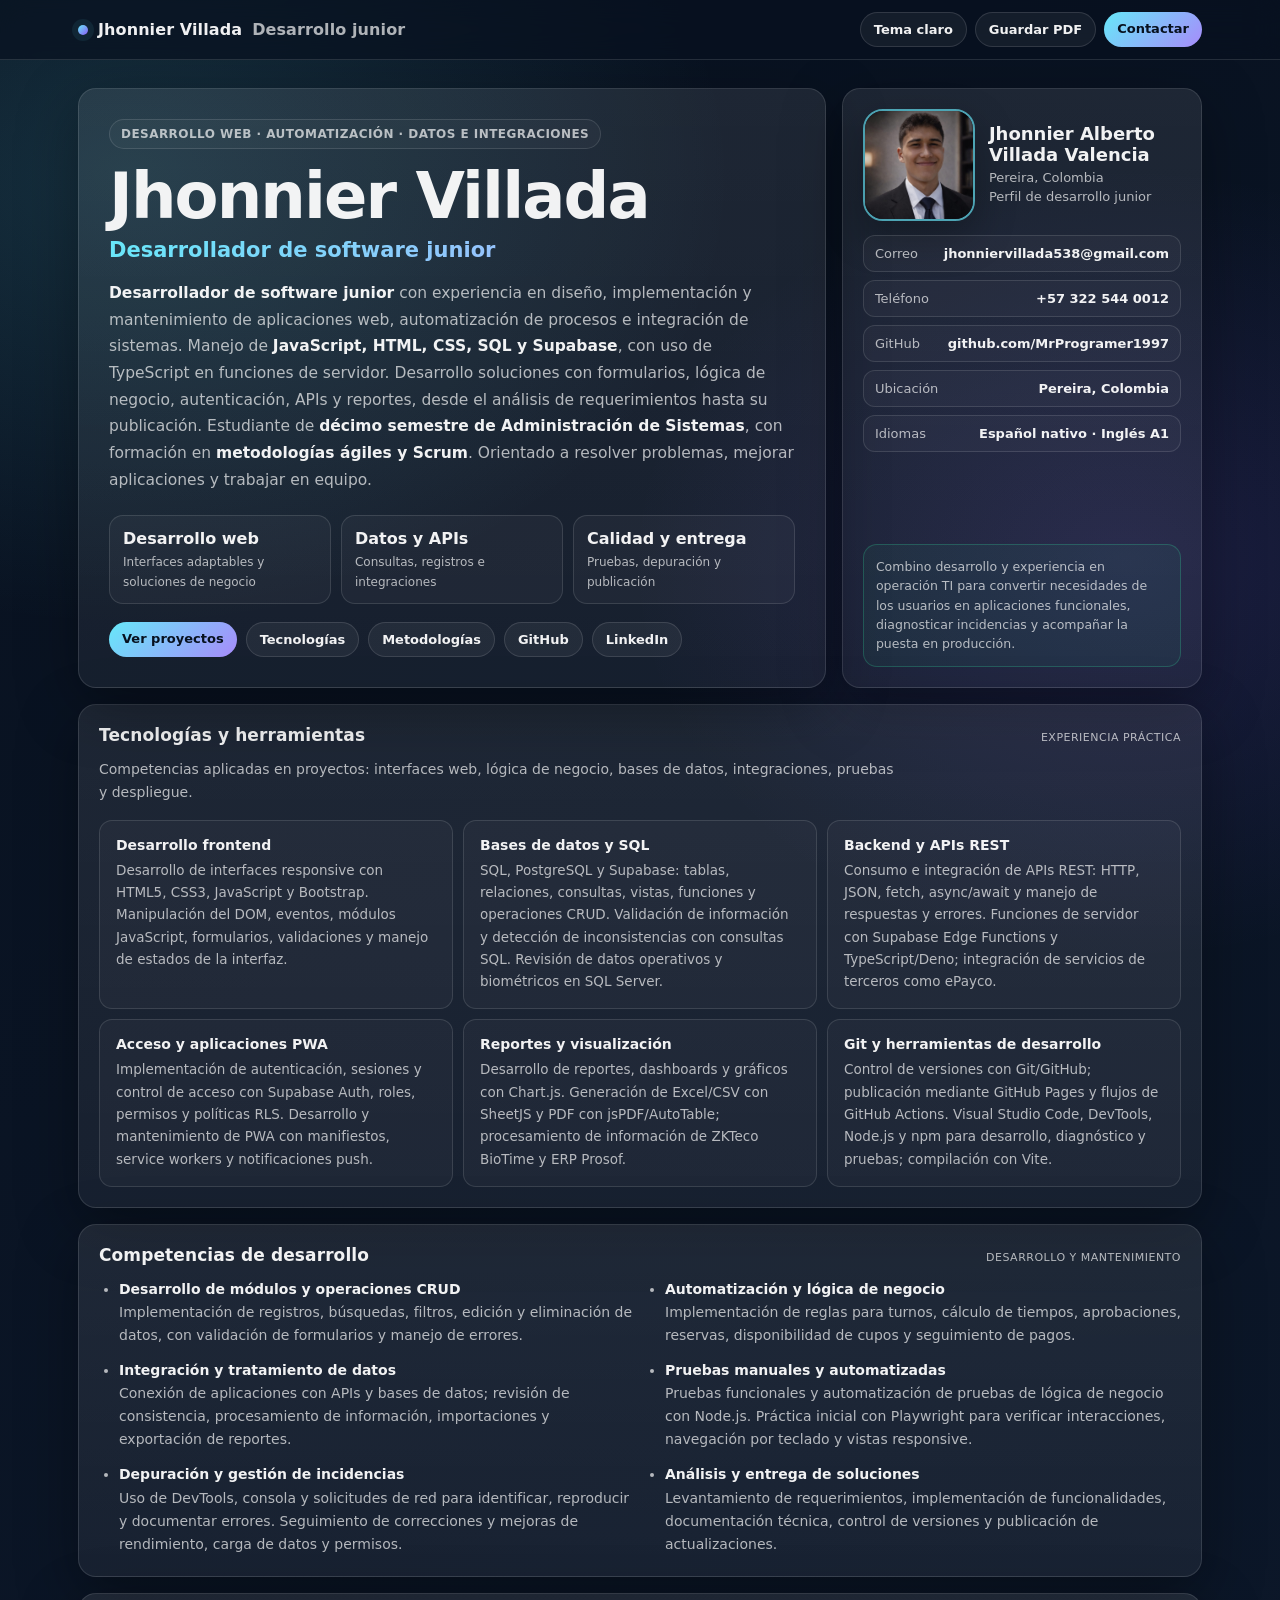
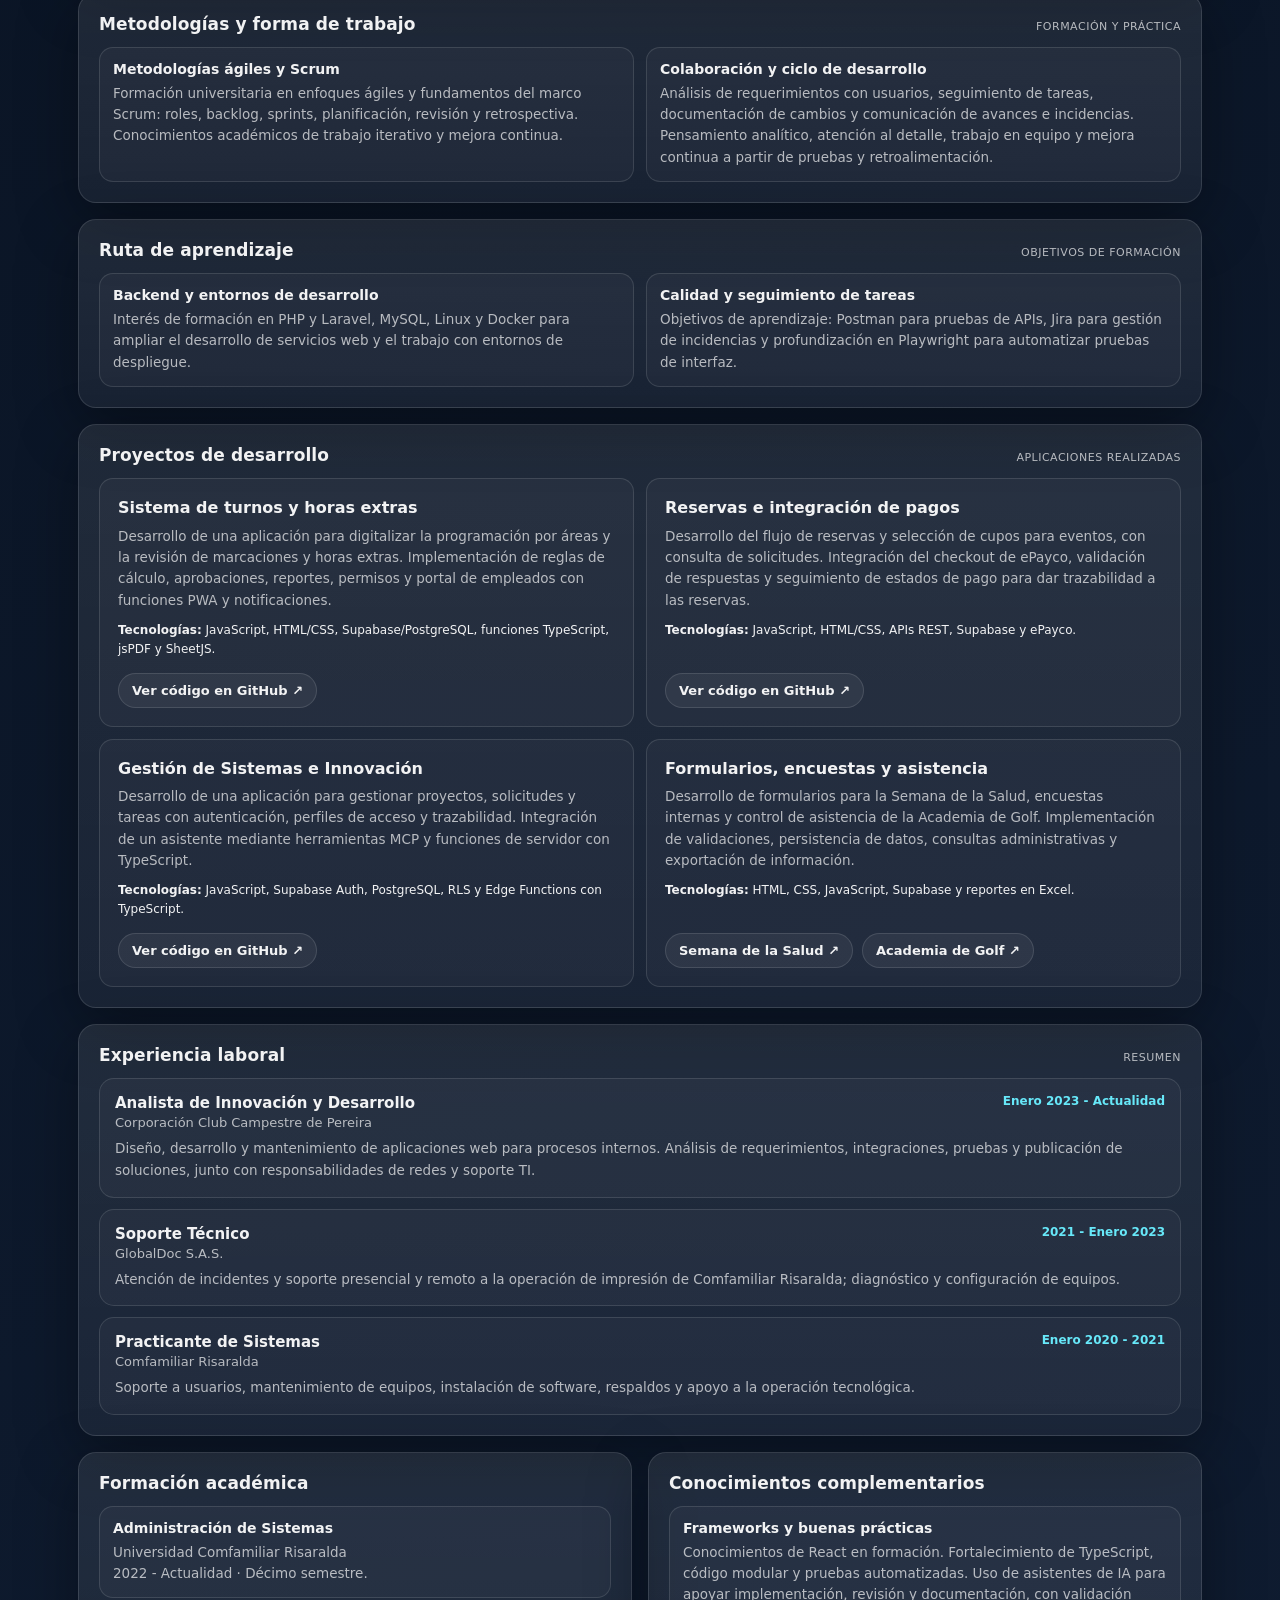
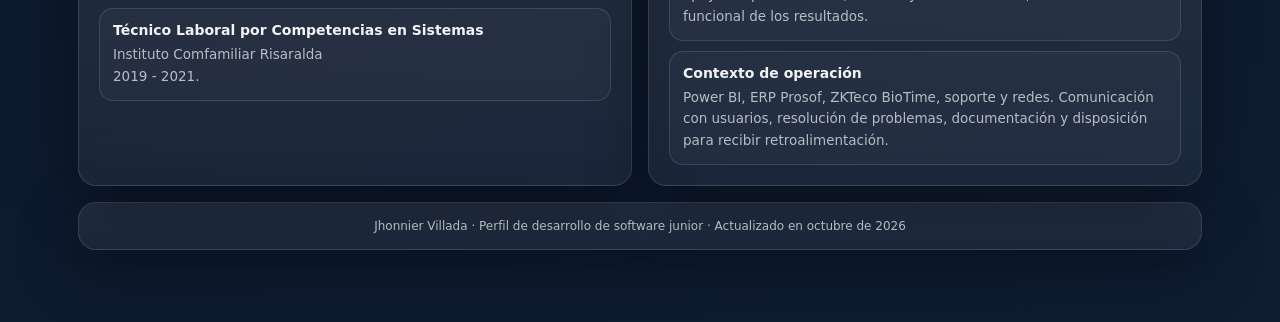
<file: index.html>
<!doctype html>
<html lang="es">
<head>
  <meta charset="utf-8" />
  <meta name="viewport" content="width=device-width, initial-scale=1" />
  <title>Jhonnier Villada | Desarrollador de software junior</title>
  <meta name="description" content="Jhonnier Villada, desarrollador de software junior. JavaScript, TypeScript, SQL, PostgreSQL, Supabase, APIs REST, Git/GitHub, pruebas, depuración y formación en Scrum." />

  <style>
    :root {
      --bg: #08111f;
      --bg2: #0f1c31;
      --card: rgba(255, 255, 255, .055);
      --card-strong: rgba(255, 255, 255, .085);
      --text: rgba(255, 255, 255, .94);
      --muted: rgba(255, 255, 255, .68);
      --line: rgba(255, 255, 255, .12);
      --brand: #67e8f9;
      --brand2: #8b5cf6;
      --ok: #34d399;
      --shadow: 0 18px 60px rgba(0, 0, 0, .34);
      --radius: 18px;
      --max: 1160px;
    }

    [data-theme="light"] {
      --bg: #f4f7fb;
      --bg2: #ffffff;
      --card: rgba(15, 23, 42, .045);
      --card-strong: rgba(15, 23, 42, .075);
      --text: #0f172a;
      --muted: rgba(15, 23, 42, .68);
      --line: rgba(15, 23, 42, .13);
      --shadow: 0 16px 48px rgba(15, 23, 42, .12);
    }

    * { box-sizing: border-box; }
    html { scroll-behavior: smooth; }
    body {
      margin: 0;
      min-height: 100vh;
      font-family: Inter, ui-sans-serif, system-ui, -apple-system, BlinkMacSystemFont, "Segoe UI", sans-serif;
      color: var(--text);
      background:
        radial-gradient(1100px 820px at 10% 5%, rgba(103, 232, 249, .14), transparent 55%),
        radial-gradient(900px 720px at 88% 16%, rgba(139, 92, 246, .14), transparent 55%),
        linear-gradient(155deg, var(--bg), var(--bg2));
    }

    a { color: inherit; text-decoration: none; }
    strong { color: var(--text); }
    .muted { color: var(--muted); }

    .nav {
      position: sticky;
      top: 0;
      z-index: 50;
      backdrop-filter: blur(14px);
      background: rgba(8, 17, 31, .68);
      border-bottom: 1px solid var(--line);
    }
    [data-theme="light"] .nav { background: rgba(255, 255, 255, .82); }

    .nav-inner {
      max-width: var(--max);
      margin: 0 auto;
      padding: 12px 18px;
      display: flex;
      align-items: center;
      justify-content: space-between;
      gap: 14px;
    }

    .brand {
      display: flex;
      align-items: center;
      gap: 10px;
      font-weight: 800;
      letter-spacing: .1px;
    }

    .brand-dot {
      width: 10px;
      height: 10px;
      border-radius: 999px;
      background: linear-gradient(135deg, var(--brand), var(--brand2));
      box-shadow: 0 0 0 6px rgba(103, 232, 249, .07);
    }

    .nav-actions { display: flex; gap: 8px; flex-wrap: wrap; }

    .btn {
      border: 1px solid var(--line);
      background: var(--card);
      color: var(--text);
      padding: 9px 13px;
      border-radius: 999px;
      cursor: pointer;
      font: inherit;
      font-size: 13px;
      font-weight: 700;
      transition: .18s ease;
    }
    .btn:hover { transform: translateY(-1px); background: var(--card-strong); }
    .btn-primary {
      border: 0;
      color: #07111f;
      background: linear-gradient(135deg, var(--brand), #a78bfa);
    }

    .container {
      max-width: var(--max);
      margin: 0 auto;
      padding: 28px 18px 72px;
    }

    .card {
      border: 1px solid var(--line);
      background: linear-gradient(180deg, var(--card-strong), var(--card));
      border-radius: var(--radius);
      box-shadow: var(--shadow);
    }

    .hero {
      display: grid;
      grid-template-columns: 1.35fr .65fr;
      gap: 16px;
      align-items: stretch;
    }

    .hero-main { padding: 30px; position: relative; overflow: hidden; }
    .hero-side { padding: 20px; }

    .kicker {
      display: inline-flex;
      align-items: center;
      gap: 8px;
      padding: 7px 11px;
      border: 1px solid var(--line);
      border-radius: 999px;
      font-size: 12px;
      font-weight: 800;
      letter-spacing: .45px;
      text-transform: uppercase;
      color: var(--muted);
      background: rgba(255,255,255,.03);
    }

    h1 {
      margin: 16px 0 8px;
      font-size: clamp(40px, 6vw, 64px);
      line-height: .98;
      letter-spacing: -1.9px;
    }

    .role {
      margin: 0 0 16px;
      font-size: 21px;
      line-height: 1.35;
      font-weight: 750;
      background: linear-gradient(135deg, var(--brand), #b9a6ff);
      -webkit-background-clip: text;
      background-clip: text;
      color: transparent;
    }

    .lead {
      max-width: 78ch;
      margin: 0;
      color: var(--muted);
      font-size: 15.5px;
      line-height: 1.72;
    }

    .metric-row {
      display: grid;
      grid-template-columns: repeat(4, minmax(0, 1fr));
      gap: 10px;
      margin-top: 22px;
    }

    .metric {
      border: 1px solid var(--line);
      background: rgba(255,255,255,.035);
      border-radius: 14px;
      padding: 13px;
    }
    .metric strong { display: block; font-size: 20px; margin-bottom: 3px; }
    .metric span { color: var(--muted); font-size: 12px; line-height: 1.35; }

    .actions { display: flex; flex-wrap: wrap; gap: 9px; margin-top: 18px; }

    .profile {
      height: 100%;
      display: flex;
      flex-direction: column;
      gap: 14px;
    }

    .profile-top { display: flex; align-items: center; gap: 14px; }
    .avatar {
      width: 112px;
      height: 112px;
      border-radius: 20px;
      object-fit: cover;
      object-position: center 20%;
      border: 2px solid rgba(103, 232, 249, .65);
      box-shadow: 0 15px 40px rgba(0,0,0,.28);
      flex-shrink: 0;
    }
    .profile-name { margin: 0; font-weight: 850; font-size: 18px; }
    .profile-role { margin: 4px 0 0; color: var(--muted); font-size: 13px; line-height: 1.45; }

    .contact-list { display: grid; gap: 8px; }
    .contact-item {
      display: flex;
      align-items: center;
      justify-content: space-between;
      gap: 10px;
      border: 1px solid var(--line);
      border-radius: 12px;
      padding: 10px 11px;
      background: rgba(255,255,255,.03);
      font-size: 13px;
    }
    .contact-item span:first-child { color: var(--muted); }
    .contact-item strong { font-size: 13px; text-align: right; overflow-wrap: anywhere; }

    .mini-note {
      margin-top: auto;
      border: 1px solid rgba(52, 211, 153, .26);
      border-radius: 14px;
      padding: 12px;
      background: rgba(52, 211, 153, .06);
      color: var(--muted);
      font-size: 12.5px;
      line-height: 1.55;
    }

    .section-grid {
      margin-top: 16px;
      display: grid;
      grid-template-columns: 1fr 1fr;
      gap: 16px;
    }

    .section { padding: 20px; }
    .section.full { grid-column: 1 / -1; }

    .section-head {
      display: flex;
      align-items: baseline;
      justify-content: space-between;
      gap: 12px;
      margin-bottom: 13px;
    }
    .section-head h2 { margin: 0; font-size: 17px; letter-spacing: .1px; }
    .section-head span { color: var(--muted); font-size: 11px; text-transform: uppercase; letter-spacing: .5px; }

    .list { display: grid; gap: 10px; }
    .item {
      border: 1px solid var(--line);
      border-radius: 14px;
      background: rgba(255,255,255,.03);
      padding: 13px;
    }
    .item h3 { margin: 0 0 6px; font-size: 14px; }
    .item p { margin: 0; color: var(--muted); font-size: 13.5px; line-height: 1.58; }
    .item ul { margin: 8px 0 0 18px; padding: 0; color: var(--muted); font-size: 13px; line-height: 1.55; }
    .item li + li { margin-top: 5px; }

    .chips { display: flex; flex-wrap: wrap; gap: 7px; margin-top: 10px; }
    .chip {
      padding: 5px 9px;
      border-radius: 999px;
      border: 1px solid var(--line);
      background: rgba(255,255,255,.025);
      color: var(--muted);
      font-size: 11.5px;
      white-space: nowrap;
    }

    .timeline { display: grid; gap: 11px; }
    .job {
      border: 1px solid var(--line);
      border-radius: 15px;
      padding: 15px;
      background: rgba(255,255,255,.03);
    }
    .job-top {
      display: grid;
      grid-template-columns: 1fr auto;
      gap: 12px;
      align-items: start;
      margin-bottom: 8px;
    }
    .job h3 { margin: 0; font-size: 15px; }
    .job-company { margin-top: 3px; color: var(--muted); font-size: 13px; }
    .job-date { color: var(--brand); font-size: 12px; font-weight: 800; white-space: nowrap; }
    .job ul { margin: 9px 0 0 18px; padding: 0; color: var(--muted); font-size: 13px; line-height: 1.58; }
    .job li + li { margin-top: 5px; }

    .skills-grid { display: grid; grid-template-columns: repeat(3, 1fr); gap: 10px; }
    .skill-box { border: 1px solid var(--line); border-radius: 13px; padding: 12px; background: rgba(255,255,255,.03); }
    .skill-box h3 { margin: 0 0 6px; font-size: 13px; }
    .skill-box p { margin: 0; color: var(--muted); font-size: 12.5px; line-height: 1.5; }

    .footer {
      margin-top: 16px;
      padding: 16px;
      text-align: center;
      color: var(--muted);
      font-size: 12px;
    }

    .reveal { opacity: 1; transform: none; }
    .reveal.in { opacity: 1; transform: translateY(0); }

    @media (max-width: 940px) {
      .hero, .section-grid { grid-template-columns: 1fr; }
      .section.full { grid-column: auto; }
      .metric-row { grid-template-columns: repeat(2, 1fr); }
      .skills-grid { grid-template-columns: 1fr 1fr; }
    }

    @media (max-width: 560px) {
      .container { padding: 18px 12px 48px; }
      .nav-inner { padding: 10px 12px; }
      .nav .muted, #themeBtn span:last-child { display: none; }
      .hero-main { padding: 22px; }
      .hero-side { padding: 16px; }
      .metric-row, .skills-grid { grid-template-columns: 1fr; }
      .profile-top { align-items: flex-start; }
      .avatar { width: 92px; height: 92px; }
      .job-top { grid-template-columns: 1fr; gap: 5px; }
      .job-date { white-space: normal; }
    }

    section[id] { scroll-margin-top: 90px; }
    .section-intro { color: var(--muted); font-size: 14px; line-height: 1.65; margin: 0 0 16px; max-width: 90ch; }
    .project-grid { display: grid; grid-template-columns: repeat(2, minmax(0, 1fr)); gap: 12px; }
    .project { padding: 18px; display: flex; flex-direction: column; }
    .project .actions { margin-top: auto; padding-top: 14px; }
    .project h3 { font-size: 16px; line-height: 1.4; }
    .project .project-tech { margin-top: 10px; font-size: 12px; color: var(--text); }
    .skills-grid { grid-template-columns: repeat(3, minmax(0, 1fr)); }
    .skill-box { padding: 16px; }
    .skill-box h3 { font-size: 14px; }
    .skill-box p { font-size: 13.5px; line-height: 1.65; }
    .work-list { margin: 0; padding-left: 20px; display: grid; grid-template-columns: 1fr 1fr; gap: 12px 30px; color: var(--muted); font-size: 14px; line-height: 1.65; }
    .work-list strong { display: block; }
    .job p { margin: 0; font-size: 13.5px; line-height: 1.6; color: var(--muted); }
    .metric-row { grid-template-columns: repeat(3, minmax(0,1fr)); }
    .metric strong { font-size: 16px; }
    [data-theme="light"] { --brand: #155e75; --brand2: #6d28d9; }
    [data-theme="light"] .role { color: #155e75; background: none; -webkit-text-fill-color: #155e75; }
    [data-theme="light"] .btn-primary { color: #fff; background: #155e75; }
    a:focus-visible, button:focus-visible { outline: 3px solid var(--brand); outline-offset: 4px; }
    .skip-link { position: fixed; top: -100px; left: 12px; z-index: 100; padding: 12px; background: #fff; color: #111827; }
    .skip-link:focus { top: 12px; }
    @media (max-width: 940px) { .skills-grid { grid-template-columns: repeat(2, minmax(0,1fr)); } }
    @media (max-width: 600px) {
      .project-grid, .work-list, .skills-grid { grid-template-columns: 1fr; }
      .metric-row { grid-template-columns: 1fr; }
      .nav-inner { flex-wrap: wrap; }
      .nav-actions { margin-left: auto; }
      .section-head { flex-wrap: wrap; gap: 5px; }
      .profile-top { flex-wrap: wrap; }
      .contact-item { flex-wrap: wrap; }
      .contact-item strong { text-align: left; }
    }
    @media (prefers-reduced-motion: reduce) {
      html { scroll-behavior: auto; }
      *, *::before, *::after { transition: none !important; }
    }
    @media print {
      @page { size: A4; margin: 12mm; }
      :root, [data-theme="light"] { --text: #111827; --muted: #334155; --brand: #155e75; --line: #cbd5e1; }
      * { -webkit-print-color-adjust: exact; print-color-adjust: exact; }
      body { background: #fff !important; color: #111827 !important; }
      .nav, .actions, .footer, .skip-link, .metric-row, .kicker, .mini-note { display: none !important; }
      .container { max-width: none; padding: 0; }
      .card, .item, .job, .skill-box, .contact-item { box-shadow: none; background: #fff; border-color: #cbd5e1; }
      .card { border: 0; border-radius: 0; }
      .hero { display: block; }
      .hero-main { padding: 0; }
      h1 { margin: 0 0 5px; font-size: 26px; letter-spacing: -.5px; }
      .role { background: none; color: #155e75; -webkit-text-fill-color: #155e75; font-size: 14px; margin-bottom: 7px; }
      .lead { font-size: 12px; line-height: 1.5; max-width: none; }
      .hero-side { padding: 9px 0 0; }
      .profile { gap: 0; }
      .profile-top { display: none; }
      .contact-list { display: block; font-size: 10px; }
      .contact-item { display: inline; padding: 0; border: 0; font-size: 11px; }
      .contact-item::after { content: " | "; color: #64748b; }
      .contact-item:last-child::after { content: ""; }
      .contact-item span { display: none; }
      .contact-item strong { font-size: 10px; font-weight: 400; }
      .section-grid { display: block; margin-top: 12px; }
      .section { padding: 0; }
      .section-head { margin-bottom: 7px; }
      .section-head h2 { font-size: 12px; color: #155e75; }
      .section-head span { display: none; }
      .section-intro { font-size: 11px; line-height: 1.45; margin-bottom: 7px; }
      .skills-grid { display: grid; grid-template-columns: repeat(2,1fr); gap: 7px; }
      .skill-box { padding: 8px; border-radius: 6px; break-inside: avoid; }
      .skill-box h3 { font-size: 12px; margin-bottom: 3px; }
      .skill-box p { font-size: 11px; line-height: 1.45; }
      .work-list { display: grid; grid-template-columns: 1fr 1fr; gap: 7px 22px; font-size: 11px; line-height: 1.45; padding-left: 14px; }
      .work-list li { break-inside: avoid; }
      .resume-page + .resume-page { break-before: page; page-break-before: always; }
      .resume-page + .resume-page > .section-grid:first-child { margin-top: 0; }
      .project-grid { display: grid; grid-template-columns: 1fr 1fr; gap: 7px; }
      #metodologias .item, #aprendizaje .item { padding: 8px; border-radius: 6px; break-inside: avoid; }
      #metodologias h3, #aprendizaje h3 { font-size: 12px; margin-bottom: 3px; }
      #metodologias p, #aprendizaje p { font-size: 11px; line-height: 1.45; }
      .project { padding: 9px; border-radius: 6px; break-inside: avoid; }
      .project h3 { font-size: 11px; margin-bottom: 4px; }
      .project p, .project .project-tech { font-size: 11px; line-height: 1.45; }
      .project .project-tech { margin-top: 5px; }
      .timeline { gap: 6px; }
      .job { padding: 8px; border-radius: 6px; break-inside: avoid; }
      .job-top { margin-bottom: 4px; }
      .job h3 { font-size: 12px; }
      .job-company, .job-date { font-size: 11px; }
      .job p { font-size: 11px; line-height: 1.45; }
      .education-grid { display: grid; grid-template-columns: 1fr 1fr; gap: 16px; }
      .education-grid .item { border: 0; padding: 0; }
      .education-grid .item h3 { font-size: 12px; }
      .education-grid .item p { font-size: 11px; line-height: 1.45; }
      .education-grid .list { gap: 8px; }
      .reveal { opacity: 1 !important; transform: none !important; }
    }
  </style>
</head>

<body>
  <a class="skip-link" href="#contenido">Ir al contenido</a>
  <nav class="nav" aria-label="Acciones de la hoja de vida">
    <div class="nav-inner">
      <a class="brand" href="#contenido"><span class="brand-dot" aria-hidden="true"></span><span>Jhonnier Villada</span><span class="muted">Desarrollo junior</span></a>
      <div class="nav-actions">
        <button class="btn" id="themeBtn" type="button" aria-label="Activar tema claro" aria-pressed="false">Tema claro</button>
        <button class="btn" id="printBtn" type="button" title="Imprimir o guardar esta hoja de vida como PDF">Guardar PDF</button>
        <a class="btn btn-primary" href="mailto:jhonniervillada538@gmail.com">Contactar</a>
      </div>
    </div>
  </nav>

  <main class="container" id="contenido">
    <div class="resume-page">
      <section class="hero" aria-labelledby="nombre">
        <article class="card hero-main">
          <div class="kicker">Desarrollo web · Automatización · Datos e integraciones</div>
          <h1 id="nombre">Jhonnier Villada</h1>
          <p class="role">Desarrollador de software junior</p>
          <p class="lead"><strong>Desarrollador de software junior</strong> con experiencia en diseño, implementación y mantenimiento de aplicaciones web, automatización de procesos e integración de sistemas. Manejo de <strong>JavaScript, HTML, CSS, SQL y Supabase</strong>, con uso de TypeScript en funciones de servidor. Desarrollo soluciones con formularios, lógica de negocio, autenticación, APIs y reportes, desde el análisis de requerimientos hasta su publicación. Estudiante de <strong>décimo semestre de Administración de Sistemas</strong>, con formación en <strong>metodologías ágiles y Scrum</strong>. Orientado a resolver problemas, mejorar aplicaciones y trabajar en equipo.</p>
          <div class="metric-row" aria-label="Áreas de trabajo">
            <div class="metric"><strong>Desarrollo web</strong><span>Interfaces adaptables y soluciones de negocio</span></div>
            <div class="metric"><strong>Datos y APIs</strong><span>Consultas, registros e integraciones</span></div>
            <div class="metric"><strong>Calidad y entrega</strong><span>Pruebas, depuración y publicación</span></div>
          </div>
          <div class="actions">
            <a class="btn btn-primary" href="#proyectos">Ver proyectos</a>
            <a class="btn" href="#tecnologias">Tecnologías</a>
            <a class="btn" href="#metodologias">Metodologías</a>
            <a class="btn" href="https://github.com/MrProgramer1997" target="_blank" rel="noopener noreferrer">GitHub</a>
            <a class="btn" href="https://www.linkedin.com/in/jhonnier-villada-valencia-28b04b399/" target="_blank" rel="noopener noreferrer">LinkedIn</a>
          </div>
        </article>
        <aside class="card hero-side" aria-label="Datos de contacto">
          <div class="profile">
            <div class="profile-top">
              <img class="avatar" src="assets/foto-jhonnier-2026.jpeg" alt="Jhonnier Villada" width="112" height="112" />
              <div><p class="profile-name">Jhonnier Alberto Villada Valencia</p><p class="profile-role">Pereira, Colombia<br>Perfil de desarrollo junior</p></div>
            </div>
            <div class="contact-list">
              <a class="contact-item" href="mailto:jhonniervillada538@gmail.com"><span>Correo</span><strong>jhonniervillada538@gmail.com</strong></a>
              <a class="contact-item" href="tel:+573225440012"><span>Teléfono</span><strong>+57 322 544 0012</strong></a>
              <a class="contact-item" href="https://github.com/MrProgramer1997" target="_blank" rel="noopener noreferrer"><span>GitHub</span><strong>github.com/MrProgramer1997</strong></a>
              <div class="contact-item"><span>Ubicación</span><strong>Pereira, Colombia</strong></div>
              <div class="contact-item"><span>Idiomas</span><strong>Español nativo · Inglés A1</strong></div>
            </div>
            <div class="mini-note">Combino desarrollo y experiencia en operación TI para convertir necesidades de los usuarios en aplicaciones funcionales, diagnosticar incidencias y acompañar la puesta en producción.</div>
          </div>
        </aside>
      </section>

      <section class="section-grid" id="tecnologias" aria-labelledby="titulo-tecnologias">
        <article class="card section full">
          <div class="section-head"><h2 id="titulo-tecnologias">Tecnologías y herramientas</h2><span>Experiencia práctica</span></div>
          <p class="section-intro">Competencias aplicadas en proyectos: interfaces web, lógica de negocio, bases de datos, integraciones, pruebas y despliegue.</p>
          <div class="skills-grid">
            <div class="skill-box"><h3>Desarrollo frontend</h3><p>Desarrollo de interfaces responsive con HTML5, CSS3, JavaScript y Bootstrap. Manipulación del DOM, eventos, módulos JavaScript, formularios, validaciones y manejo de estados de la interfaz.</p></div>
            <div class="skill-box"><h3>Bases de datos y SQL</h3><p>SQL, PostgreSQL y Supabase: tablas, relaciones, consultas, vistas, funciones y operaciones CRUD. Validación de información y detección de inconsistencias con consultas SQL. Revisión de datos operativos y biométricos en SQL Server.</p></div>
            <div class="skill-box"><h3>Backend y APIs REST</h3><p>Consumo e integración de APIs REST: HTTP, JSON, fetch, async/await y manejo de respuestas y errores. Funciones de servidor con Supabase Edge Functions y TypeScript/Deno; integración de servicios de terceros como ePayco.</p></div>
            <div class="skill-box"><h3>Acceso y aplicaciones PWA</h3><p>Implementación de autenticación, sesiones y control de acceso con Supabase Auth, roles, permisos y políticas RLS. Desarrollo y mantenimiento de PWA con manifiestos, service workers y notificaciones push.</p></div>
            <div class="skill-box"><h3>Reportes y visualización</h3><p>Desarrollo de reportes, dashboards y gráficos con Chart.js. Generación de Excel/CSV con SheetJS y PDF con jsPDF/AutoTable; procesamiento de información de ZKTeco BioTime y ERP Prosof.</p></div>
            <div class="skill-box"><h3>Git y herramientas de desarrollo</h3><p>Control de versiones con Git/GitHub; publicación mediante GitHub Pages y flujos de GitHub Actions. Visual Studio Code, DevTools, Node.js y npm para desarrollo, diagnóstico y pruebas; compilación con Vite.</p></div>
          </div>
        </article>
      </section>

      <section class="section-grid" id="funciones" aria-labelledby="titulo-funciones">
        <article class="card section full">
          <div class="section-head"><h2 id="titulo-funciones">Competencias de desarrollo</h2><span>Desarrollo y mantenimiento</span></div>
          <ul class="work-list">
            <li><strong>Desarrollo de módulos y operaciones CRUD</strong>Implementación de registros, búsquedas, filtros, edición y eliminación de datos, con validación de formularios y manejo de errores.</li>
            <li><strong>Automatización y lógica de negocio</strong>Implementación de reglas para turnos, cálculo de tiempos, aprobaciones, reservas, disponibilidad de cupos y seguimiento de pagos.</li>
            <li><strong>Integración y tratamiento de datos</strong>Conexión de aplicaciones con APIs y bases de datos; revisión de consistencia, procesamiento de información, importaciones y exportación de reportes.</li>
            <li><strong>Pruebas manuales y automatizadas</strong>Pruebas funcionales y automatización de pruebas de lógica de negocio con Node.js. Práctica inicial con Playwright para verificar interacciones, navegación por teclado y vistas responsive.</li>
            <li><strong>Depuración y gestión de incidencias</strong>Uso de DevTools, consola y solicitudes de red para identificar, reproducir y documentar errores. Seguimiento de correcciones y mejoras de rendimiento, carga de datos y permisos.</li>
            <li><strong>Análisis y entrega de soluciones</strong>Levantamiento de requerimientos, implementación de funcionalidades, documentación técnica, control de versiones y publicación de actualizaciones.</li>
          </ul>
        </article>
      </section>
      <section class="section-grid" id="metodologias" aria-labelledby="titulo-metodologias">
        <article class="card section full">
          <div class="section-head"><h2 id="titulo-metodologias">Metodologías y forma de trabajo</h2><span>Formación y práctica</span></div>
          <div class="project-grid">
            <div class="item">
              <h3>Metodologías ágiles y Scrum</h3>
              <p>Formación universitaria en enfoques ágiles y fundamentos del marco Scrum: roles, backlog, sprints, planificación, revisión y retrospectiva. Conocimientos académicos de trabajo iterativo y mejora continua.</p>
            </div>
            <div class="item">
              <h3>Colaboración y ciclo de desarrollo</h3>
              <p>Análisis de requerimientos con usuarios, seguimiento de tareas, documentación de cambios y comunicación de avances e incidencias. Pensamiento analítico, atención al detalle, trabajo en equipo y mejora continua a partir de pruebas y retroalimentación.</p>
            </div>
          </div>
        </article>
      </section>
      <section class="section-grid" id="aprendizaje" aria-labelledby="titulo-aprendizaje">
        <article class="card section full">
          <div class="section-head"><h2 id="titulo-aprendizaje">Ruta de aprendizaje</h2><span>Objetivos de formación</span></div>
          <div class="project-grid">
            <div class="item"><h3>Backend y entornos de desarrollo</h3><p>Interés de formación en PHP y Laravel, MySQL, Linux y Docker para ampliar el desarrollo de servicios web y el trabajo con entornos de despliegue.</p></div>
            <div class="item"><h3>Calidad y seguimiento de tareas</h3><p>Objetivos de aprendizaje: Postman para pruebas de APIs, Jira para gestión de incidencias y profundización en Playwright para automatizar pruebas de interfaz.</p></div>
          </div>
        </article>
      </section>
    </div>

    <div class="resume-page">
      <section class="section-grid" id="proyectos" aria-labelledby="titulo-proyectos">
        <article class="card section full">
          <div class="section-head"><h2 id="titulo-proyectos">Proyectos de desarrollo</h2><span>Aplicaciones realizadas</span></div>
          <div class="project-grid">
            <article class="item project">
              <h3>Sistema de turnos y horas extras</h3>
              <p>Desarrollo de una aplicación para digitalizar la programación por áreas y la revisión de marcaciones y horas extras. Implementación de reglas de cálculo, aprobaciones, reportes, permisos y portal de empleados con funciones PWA y notificaciones.</p>
              <p class="project-tech"><strong>Tecnologías:</strong> JavaScript, HTML/CSS, Supabase/PostgreSQL, funciones TypeScript, jsPDF y SheetJS.</p>
              <div class="actions"><a class="btn" href="https://github.com/MrProgramer1997/Sistema-de-Turnos-y-Horas-Extras" target="_blank" rel="noopener noreferrer" aria-label="Ver código del sistema de turnos y horas extras">Ver código en GitHub ↗</a></div>
            </article>
            <article class="item project">
              <h3>Reservas e integración de pagos</h3>
              <p>Desarrollo del flujo de reservas y selección de cupos para eventos, con consulta de solicitudes. Integración del checkout de ePayco, validación de respuestas y seguimiento de estados de pago para dar trazabilidad a las reservas.</p>
              <p class="project-tech"><strong>Tecnologías:</strong> JavaScript, HTML/CSS, APIs REST, Supabase y ePayco.</p>
              <div class="actions"><a class="btn" href="https://github.com/MrProgramer1997/Formulario-Blanco-y-Negro" target="_blank" rel="noopener noreferrer" aria-label="Ver código del formulario de reservas y pagos">Ver código en GitHub ↗</a></div>
            </article>
            <article class="item project">
              <h3>Gestión de Sistemas e Innovación</h3>
              <p>Desarrollo de una aplicación para gestionar proyectos, solicitudes y tareas con autenticación, perfiles de acceso y trazabilidad. Integración de un asistente mediante herramientas MCP y funciones de servidor con TypeScript.</p>
              <p class="project-tech"><strong>Tecnologías:</strong> JavaScript, Supabase Auth, PostgreSQL, RLS y Edge Functions con TypeScript.</p>
              <div class="actions"><a class="btn" href="https://github.com/MrProgramer1997/Gesti-n-Sistemas" target="_blank" rel="noopener noreferrer" aria-label="Ver código de Gestión de Sistemas">Ver código en GitHub ↗</a></div>
            </article>
            <article class="item project">
              <h3>Formularios, encuestas y asistencia</h3>
              <p>Desarrollo de formularios para la Semana de la Salud, encuestas internas y control de asistencia de la Academia de Golf. Implementación de validaciones, persistencia de datos, consultas administrativas y exportación de información.</p>
              <p class="project-tech"><strong>Tecnologías:</strong> HTML, CSS, JavaScript, Supabase y reportes en Excel.</p>
              <div class="actions"><a class="btn" href="https://github.com/MrProgramer1997/Semana-de-la-Salud" target="_blank" rel="noopener noreferrer">Semana de la Salud ↗</a><a class="btn" href="https://github.com/MrProgramer1997/Academia-de-Golf" target="_blank" rel="noopener noreferrer">Academia de Golf ↗</a></div>
            </article>
          </div>
        </article>
      </section>

      <section class="section-grid" id="experiencia" aria-labelledby="titulo-experiencia">
        <article class="card section full">
          <div class="section-head"><h2 id="titulo-experiencia">Experiencia laboral</h2><span>Resumen</span></div>
          <div class="timeline">
            <div class="job"><div class="job-top"><div><h3>Analista de Innovación y Desarrollo</h3><div class="job-company">Corporación Club Campestre de Pereira</div></div><div class="job-date">Enero 2023 - Actualidad</div></div><p>Diseño, desarrollo y mantenimiento de aplicaciones web para procesos internos. Análisis de requerimientos, integraciones, pruebas y publicación de soluciones, junto con responsabilidades de redes y soporte TI.</p></div>
            <div class="job"><div class="job-top"><div><h3>Soporte Técnico</h3><div class="job-company">GlobalDoc S.A.S.</div></div><div class="job-date">2021 - Enero 2023</div></div><p>Atención de incidentes y soporte presencial y remoto a la operación de impresión de Comfamiliar Risaralda; diagnóstico y configuración de equipos.</p></div>
            <div class="job"><div class="job-top"><div><h3>Practicante de Sistemas</h3><div class="job-company">Comfamiliar Risaralda</div></div><div class="job-date">Enero 2020 - 2021</div></div><p>Soporte a usuarios, mantenimiento de equipos, instalación de software, respaldos y apoyo a la operación tecnológica.</p></div>
          </div>
        </article>
      </section>

      <section class="section-grid education-grid" aria-label="Formación y conocimientos complementarios">
        <article class="card section">
          <div class="section-head"><h2>Formación académica</h2></div>
          <div class="list">
            <div class="item"><h3>Administración de Sistemas</h3><p>Universidad Comfamiliar Risaralda<br>2022 - Actualidad · Décimo semestre.</p></div>
            <div class="item"><h3>Técnico Laboral por Competencias en Sistemas</h3><p>Instituto Comfamiliar Risaralda<br>2019 - 2021.</p></div>
          </div>
        </article>
        <article class="card section">
          <div class="section-head"><h2>Conocimientos complementarios</h2></div>
          <div class="list">
            <div class="item"><h3>Frameworks y buenas prácticas</h3><p>Conocimientos de React en formación. Fortalecimiento de TypeScript, código modular y pruebas automatizadas. Uso de asistentes de IA para apoyar implementación, revisión y documentación, con validación funcional de los resultados.</p></div>
            <div class="item"><h3>Contexto de operación</h3><p>Power BI, ERP Prosof, ZKTeco BioTime, soporte y redes. Comunicación con usuarios, resolución de problemas, documentación y disposición para recibir retroalimentación.</p></div>
          </div>
        </article>
      </section>
    </div>
    <footer class="card footer">Jhonnier Villada · Perfil de desarrollo de software junior · Actualizado en octubre de 2026</footer>
  </main>
  <script>
    const themeBtn = document.getElementById('themeBtn');
    function applyTheme(theme) {
      const light = theme === 'light';
      document.documentElement.setAttribute('data-theme', light ? 'light' : 'dark');
      themeBtn.textContent = light ? 'Tema oscuro' : 'Tema claro';
      themeBtn.setAttribute('aria-label', light ? 'Activar tema oscuro' : 'Activar tema claro');
      themeBtn.setAttribute('aria-pressed', String(light));
    }
    let savedTheme = 'dark';
    try { savedTheme = localStorage.getItem('cv-theme') || 'dark'; } catch (_) {}
    applyTheme(savedTheme);
    themeBtn.addEventListener('click', () => {
      const next = document.documentElement.getAttribute('data-theme') === 'light' ? 'dark' : 'light';
      applyTheme(next);
      try { localStorage.setItem('cv-theme', next); } catch (_) {}
    });
    document.getElementById('printBtn').addEventListener('click', () => window.print());
  </script>
</body>
</html>
</file>
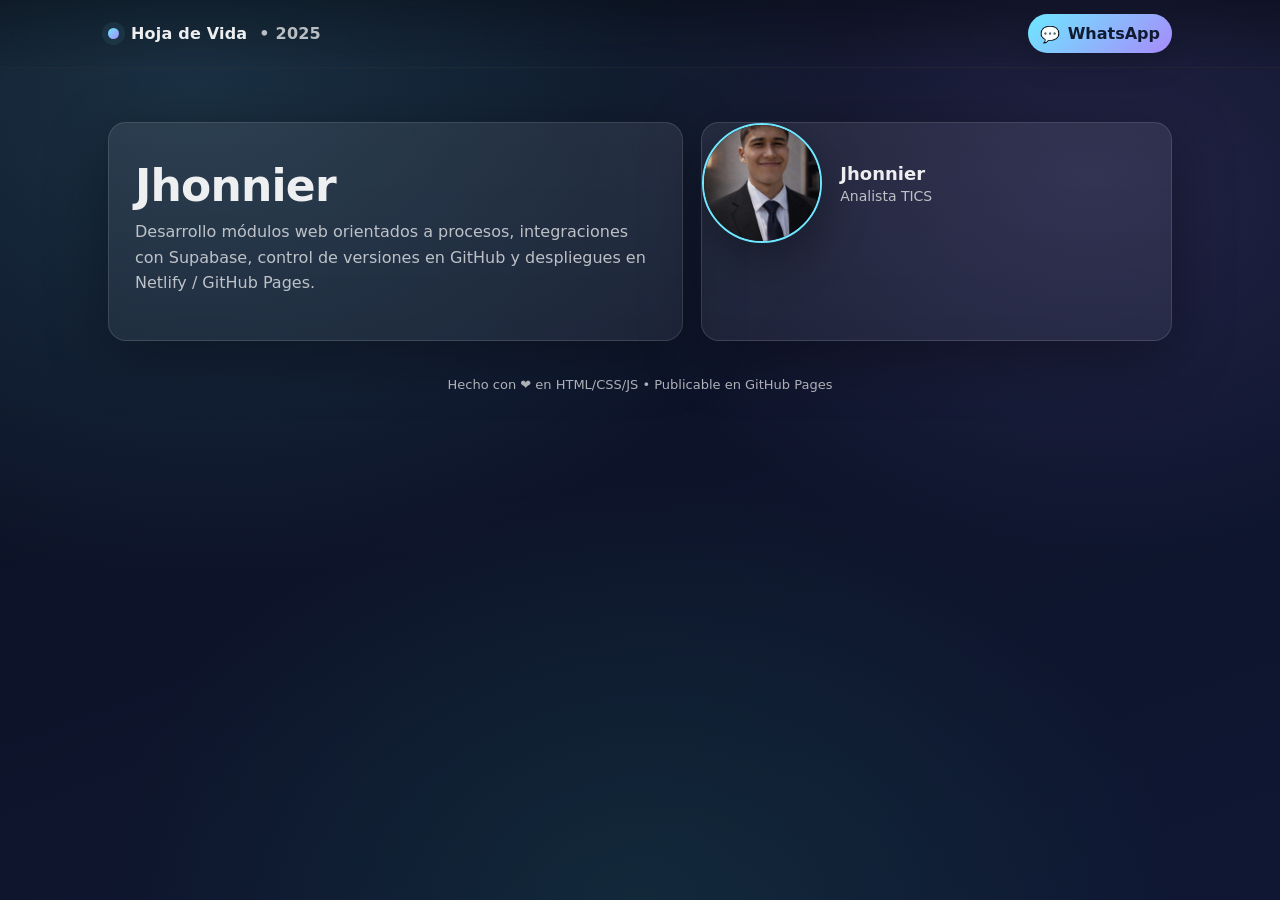
<file: otro.html>
<!doctype html>
<html lang="es">

<head>
    <meta charset="utf-8" />
    <meta name="viewport" content="width=device-width,initial-scale=1" />
    <title>Hoja de Vida | Jhonnier</title>
    <meta name="description" content="Hoja de vida de Jhonnier - Analista TICS" />

    <style>
        :root {
            --bg: #0b1020;
            --bg2: #0f1733;
            --card: rgba(255, 255, 255, .06);
            --card2: rgba(255, 255, 255, .08);
            --txt: rgba(255, 255, 255, .92);
            --muted: rgba(255, 255, 255, .70);
            --line: rgba(255, 255, 255, .12);
            --brand: #6ee7ff;
            --brand2: #a78bfa;
            --ok: #34d399;
            --warn: #fbbf24;
            --shadow: 0 14px 60px rgba(0, 0, 0, .35);
            --radius: 18px;
            --max: 1100px;
        }

        [data-theme="light"] {
            --bg: #f7f7fb;
            --bg2: #ffffff;
            --card: rgba(10, 20, 40, .06);
            --card2: rgba(10, 20, 40, .08);
            --txt: rgba(10, 20, 40, .92);
            --muted: rgba(10, 20, 40, .70);
            --line: rgba(10, 20, 40, .14);
            --shadow: 0 16px 55px rgba(15, 23, 42, .15);
        }

        * {
            box-sizing: border-box
        }

        html,
        body {
            height: 100%
        }

        body {
            margin: 0;
            font-family: ui-sans-serif, system-ui, -apple-system, Segoe UI, Roboto, Arial, "Noto Sans", "Helvetica Neue";
            color: var(--txt);
            background:
                radial-gradient(1200px 900px at 15% 10%, rgba(110, 231, 255, .15), transparent 55%),
                radial-gradient(900px 700px at 85% 20%, rgba(167, 139, 250, .14), transparent 55%),
                radial-gradient(900px 700px at 50% 100%, rgba(52, 211, 153, .10), transparent 60%),
                linear-gradient(160deg, var(--bg), var(--bg2));
            overflow-x: hidden;
        }

        a {
            color: inherit;
            text-decoration: none
        }

        .container {
            max-width: var(--max);
            margin: 0 auto;
            padding: 28px 18px 80px;
        }

        .nav {
            position: sticky;
            top: 0;
            z-index: 20;
            backdrop-filter: blur(12px);
            background: linear-gradient(180deg, rgba(0, 0, 0, .25), rgba(0, 0, 0, 0));
            border-bottom: 1px solid rgba(255, 255, 255, .06);
        }

        [data-theme="light"] .nav {
            background: linear-gradient(180deg, rgba(255, 255, 255, .75), rgba(255, 255, 255, 0));
            border-bottom: 1px solid rgba(15, 23, 42, .08);
        }

        .nav-inner {
            max-width: var(--max);
            margin: 0 auto;
            padding: 14px 18px;
            display: flex;
            align-items: center;
            justify-content: space-between;
            gap: 12px;
        }

        .brand {
            display: flex;
            align-items: center;
            gap: 12px;
            font-weight: 750;
            letter-spacing: .2px;
        }

        .dot {
            width: 11px;
            height: 11px;
            border-radius: 999px;
            background: linear-gradient(135deg, var(--brand), var(--brand2));
            box-shadow: 0 0 0 6px rgba(110, 231, 255, .07);
            animation: pulse 2.2s ease-in-out infinite;
        }

        @keyframes pulse {
            0%,100% { transform: scale(1); box-shadow: 0 0 0 6px rgba(110,231,255,.07)}
            50% { transform: scale(1.15); box-shadow: 0 0 0 12px rgba(167,139,250,.08)}
        }

        .nav-actions {
            display: flex;
            align-items: center;
            gap: 10px;
            flex-wrap: wrap
        }

        .btn {
            border: 1px solid var(--line);
            background: linear-gradient(180deg, var(--card2), var(--card));
            color: var(--txt);
            padding: 10px 12px;
            border-radius: 999px;
            display: inline-flex;
            align-items: center;
            gap: 10px;
            cursor: pointer;
            transition: transform .18s ease, background .18s ease, border-color .18s ease;
            box-shadow: 0 10px 30px rgba(0, 0, 0, .15);
            user-select: none;
        }

        .btn:hover {
            transform: translateY(-2px);
            border-color: rgba(255, 255, 255, .25)
        }

        .btn:active { transform: translateY(0px) scale(.99) }

        .btn-primary {
            border: none;
            background: linear-gradient(135deg, var(--brand), var(--brand2));
            color: rgba(10, 20, 40, .96);
            font-weight: 800;
        }

        .icon { width:18px;height:18px;display:inline-block }
        .muted { color:var(--muted) }

        .hero {
            margin-top: 26px;
            display: grid;
            grid-template-columns: 1.1fr .9fr;
            gap: 18px;
            align-items: stretch;
        }

        @media (max-width: 920px) {
            .hero { grid-template-columns: 1fr; }
        }

        .card {
            border: 1px solid var(--line);
            background: linear-gradient(180deg, var(--card2), var(--card));
            border-radius: var(--radius);
            box-shadow: var(--shadow);
            overflow: hidden;
            position: relative;
        }

        .hero-left { padding:26px }

        .title {
            margin: 14px 0 10px;
            font-size: 44px;
            line-height: 1.05;
            letter-spacing: -0.8px;
        }

        .subtitle {
            margin: 0 0 18px;
            font-size: 16px;
            line-height: 1.6;
            color: var(--muted);
            max-width: 60ch;
        }

        .profile-top {
            display: flex;
            align-items: center;
            gap: 18px;
        }

        /* 🔥 AVATAR AJUSTADO PROFESIONALMENTE */
        .avatar {
            width: 120px;
            height: 120px;
            border-radius: 50%;
            border: 2px solid var(--brand);
            object-fit: cover;
            object-position: center;
            background: rgba(255, 255, 255, .05);
            box-shadow: 0 16px 45px rgba(0, 0, 0, .35);
            flex-shrink: 0;
        }

        .profile-name {
            font-weight: 850;
            font-size: 18px;
            margin: 0
        }

        .profile-role {
            margin: 4px 0 0;
            color: var(--muted);
            font-size: 14px
        }

        footer {
            margin-top: 18px;
            padding: 18px;
            text-align: center;
            color: var(--muted);
            font-size: 13px;
        }
    </style>
</head>

<body>

<div class="nav">
    <div class="nav-inner">
        <div class="brand">
            <span class="dot"></span>
            <span>Hoja de Vida</span>
            <span class="muted">• 2025</span>
        </div>

        <div class="nav-actions">
            <a class="btn btn-primary" href="https://wa.me/573225440012" target="_blank">
                <span class="icon">💬</span>
                <span>WhatsApp</span>
            </a>
        </div>
    </div>
</div>

<main class="container">

<section class="hero">

<div class="card hero-left">
    <h1 class="title">Jhonnier</h1>
    <p class="subtitle">
        Desarrollo módulos web orientados a procesos, integraciones con Supabase,
        control de versiones en GitHub y despliegues en Netlify / GitHub Pages.
    </p>
</div>

<div class="card">
    <div class="profile-top">
        <img class="avatar" src="assets/foto-jhonnier-2026.jpeg" alt="Foto de Jhonnier" />
        <div>
            <p class="profile-name">Jhonnier</p>
            <p class="profile-role">Analista TICS</p>
        </div>
    </div>
</div>

</section>

<footer>
Hecho con ❤️ en HTML/CSS/JS • Publicable en GitHub Pages
</footer>

</main>

</body>
</html>
</file>
